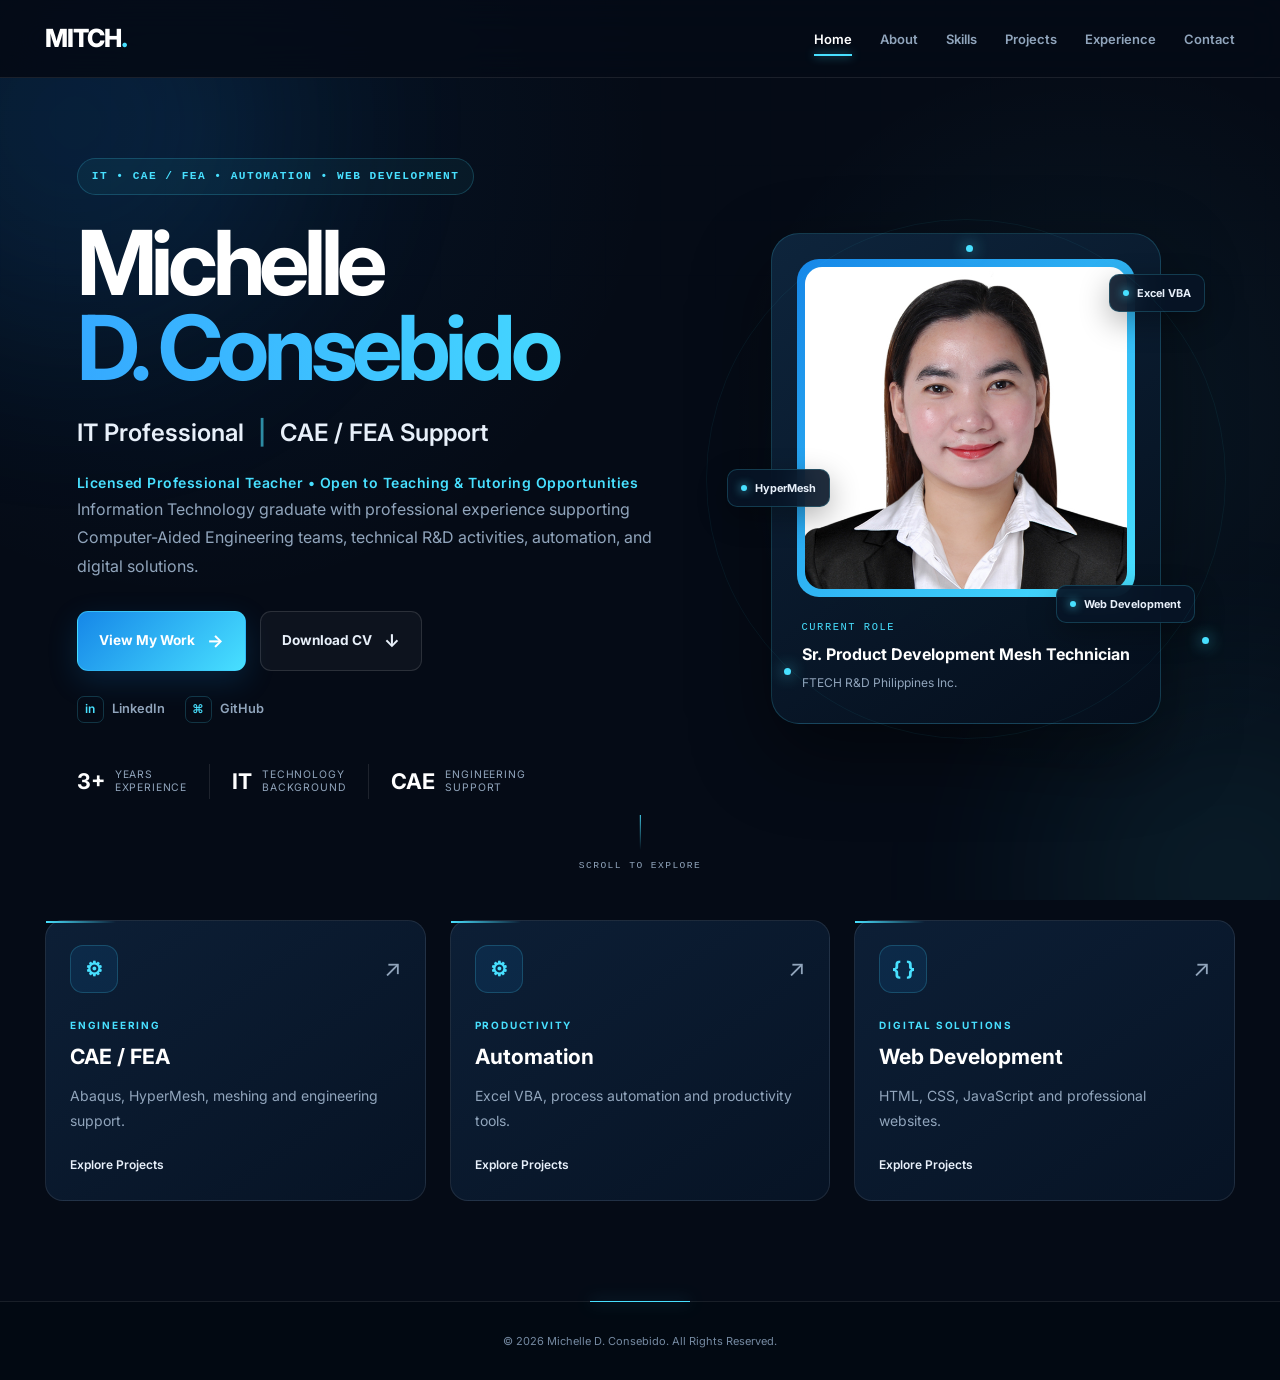
<file: index.html>
<!DOCTYPE html>
<html lang="en">

<head>
    <meta charset="UTF-8">
    <meta name="viewport" content="width=device-width, initial-scale=1.0">

    <title>Mitch | Professional Portfolio</title>

    <link rel="stylesheet" href="css/style.css">
</head>

<body>

    <!-- NAVIGATION -->
    <header>
        <nav class="navbar">

            <div class="logo">
                MITCH<span>.</span>
            </div>

            <ul class="nav-links">
                <li><a href="index.html" class="active">Home</a></li>
                <li><a href="about.html">About</a></li>
		<li><a href="skills.html">Skills</a></li>
                <li><a href="projects.html">Projects</a></li>
                <li><a href="experience.html">Experience</a></li>
                <li><a href="contact.html">Contact</a></li>
            </ul>

        </nav>
    </header>


   <!-- HERO SECTION -->
<main>

    <section class="hero">

        <!-- BACKGROUND GLOW -->
        <div class="hero-glow hero-glow-one"></div>
        <div class="hero-glow hero-glow-two"></div>


        <div class="hero-content">


            <!-- =========================================
                 LEFT SIDE
            ========================================== -->

            <div class="hero-text">


                <!-- SMALL INTRO LABEL -->
                <span class="hero-eyebrow">
                    IT • CAE / FEA • AUTOMATION • WEB DEVELOPMENT
                </span>


                <!-- NAME -->
                <h1>
                    Michelle
                    <span>D. Consebido</span>
                </h1>


                <!-- PROFESSIONAL TITLE -->
                <h2>
                    IT Professional
                    <span class="hero-divider">|</span>
                    CAE / FEA Support
                </h2>

		<p class="hero-credentials">
    		Licensed Professional Teacher • Open to Teaching & Tutoring 		Opportunities
		</p>


                <!-- DESCRIPTION -->
                <p class="hero-description">

                    Information Technology graduate with professional
                    experience supporting Computer-Aided Engineering teams,
                    technical R&D activities, automation, and digital
                    solutions.

                </p>


                <!-- =====================================
                     BUTTONS
                ====================================== -->

                <div class="hero-buttons">

                    <a href="projects.html"
                       class="btn primary-btn">

                        View My Work

                        <span>→</span>

                    </a>


                    <a href="files/Michelle-Consebido-CV.pdf"
                       class="btn secondary-btn"
                       target="_blank">

                        Download CV

                        <span>↓</span>

                    </a>

                </div>


                <!-- =====================================
                     SOCIAL LINKS
                ====================================== -->

                <div class="hero-socials">

                    <a href="https://www.linkedin.com/in/michelle-consebido-794514326"
                       target="_blank"
                       rel="noopener noreferrer"
                       class="hero-social">

                        <span>in</span>

                        LinkedIn

                    </a>


                    <a href="https://github.com/mitchii98"
                       target="_blank"
                       rel="noopener noreferrer"
                       class="hero-social">

                        <span>⌘</span>

                        GitHub

                    </a>

                </div>


                <!-- =====================================
                     QUICK STATS
                ====================================== -->

                <div class="hero-stats">


                    <div class="hero-stat">

                        <strong>3+</strong>

                        <span>
                            Years<br>
                            Experience
                        </span>

                    </div>


                    <div class="stat-line"></div>


                    <div class="hero-stat">

                        <strong>IT</strong>

                        <span>
                            Technology<br>
                            Background
                        </span>

                    </div>


                    <div class="stat-line"></div>


                    <div class="hero-stat">

                        <strong>CAE</strong>

                        <span>
                            Engineering<br>
                            Support
                        </span>

                    </div>


                </div>

            </div>


            <!-- =========================================
                 RIGHT SIDE
            ========================================== -->

            <div class="hero-visual">


                <!-- PROFILE CARD -->

                <div class="profile-card">


                    <div class="profile-glow"></div>


                    <!-- PROFILE PHOTO -->

                    <div class="profile-image-wrapper">

                        <img
                            src="images/profile.JPG"
                            alt="Michelle D. Consebido"
                            class="profile-image">

                    </div>


                    <!-- =================================
                         FLOATING SKILL BADGES
                    ================================== -->

                    <div class="floating-badge badge-one">

                        <span class="badge-dot"></span>

                        Excel VBA

                    </div>


                    <div class="floating-badge badge-two">

                        <span class="badge-dot"></span>

                        HyperMesh

                    </div>


                    <div class="floating-badge badge-three">

                        <span class="badge-dot"></span>

                        Web Development

                    </div>


                    <!-- =================================
                         CURRENT ROLE
                    ================================== -->

                    <div class="profile-info">

                        <span>
                            CURRENT ROLE
                        </span>

                        <strong>
                            Sr. Product Development
                            Mesh Technician
                        </strong>

                        <small>
                            FTECH R&D Philippines Inc.
                        </small>

                    </div>


                </div>


                <!-- DECORATIVE ORBIT -->

                <div class="tech-orbit">

                    <span class="orbit-dot orbit-dot-one"></span>

                    <span class="orbit-dot orbit-dot-two"></span>

                    <span class="orbit-dot orbit-dot-three"></span>

                </div>


            </div>


        </div>


        <!-- =============================================
             SCROLL INDICATOR
        ============================================== -->

        <div class="hero-scroll">

            <span class="scroll-line"></span>

            <span>
                SCROLL TO EXPLORE
            </span>

        </div>


    </section>


    
<!-- QUICK INTRO -->
<section class="quick-intro">

    <!-- CAE / FEA CARD -->
    <a href="projects.html#cae-fea" class="intro-card">

        <div class="intro-card-top">
            <div class="intro-icon">
                <span>⚙</span>
            </div>

            <span class="intro-arrow">↗</span>
        </div>

        <span class="intro-label">ENGINEERING</span>

        <h3>CAE / FEA</h3>

        <p>
            Abaqus, HyperMesh, meshing and engineering support.
        </p>

        <span class="intro-link">Explore Projects</span>

    </a>


    <!-- AUTOMATION CARD -->
    <a href="projects.html#automation" class="intro-card">

        <div class="intro-card-top">
            <div class="intro-icon">
                <span>⚙</span>
            </div>

            <span class="intro-arrow">↗</span>
        </div>

        <span class="intro-label">PRODUCTIVITY</span>

        <h3>Automation</h3>

        <p>
            Excel VBA, process automation and productivity tools.
        </p>

        <span class="intro-link">Explore Projects</span>

    </a>


    <!-- WEB DEVELOPMENT CARD -->
    <a href="projects.html#web-development" class="intro-card">

        <div class="intro-card-top">
            <div class="intro-icon">
                <span>{ }</span>
            </div>

            <span class="intro-arrow">↗</span>
        </div>

        <span class="intro-label">DIGITAL SOLUTIONS</span>

        <h3>Web Development</h3>

        <p>
            HTML, CSS, JavaScript and professional websites.
        </p>

        <span class="intro-link">Explore Projects</span>

    </a>

</section>

    </main>


    <!-- FOOTER -->
    <footer>

        <p>
            © 2026 Michelle D. Consebido. All Rights Reserved.
        </p>

    </footer>


    <script src="js/script.js"></script>

</body>

</html>
</file>
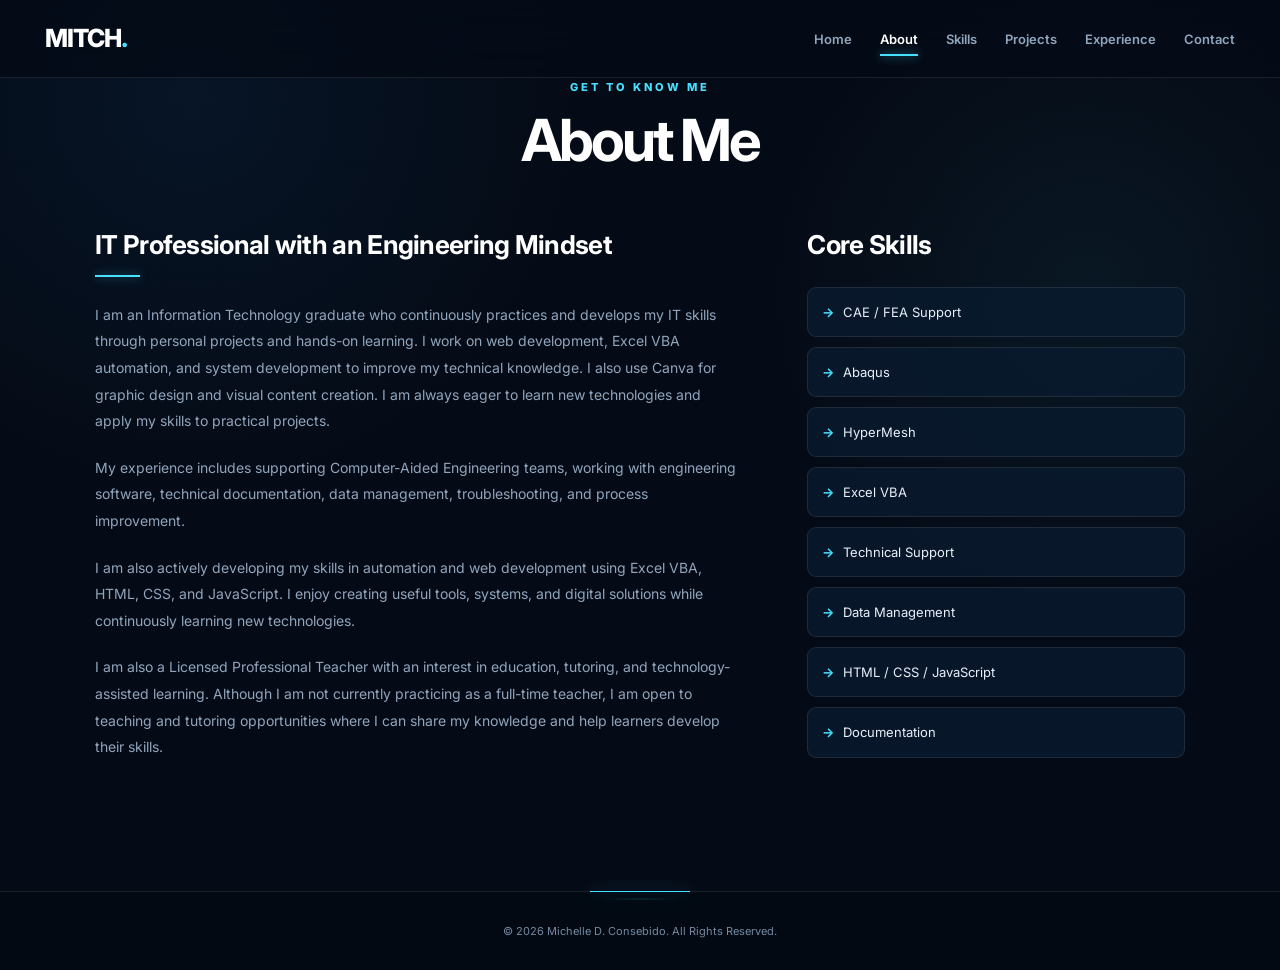
<file: about.html>
<!DOCTYPE html>
<html lang="en">

<head>

    <meta charset="UTF-8">
    <meta name="viewport" content="width=device-width, initial-scale=1.0">

    <title>About | Mitch</title>

    <link rel="stylesheet" href="css/style.css">

</head>

<body>

    <!-- NAVIGATION -->

    <header>

        <nav class="navbar">

            <div class="logo">
                MITCH<span>.</span>
            </div>

            <ul class="nav-links">

                <li>
                    <a href="index.html">Home</a>
                </li>

                <li>
                    <a href="about.html" class="active">About</a>
                </li>

		<li>
    		    <a href="skills.html">Skills</a>
		</li>

                <li>
                    <a href="projects.html">Projects</a>
                </li>

                <li>
                    <a href="experience.html">Experience</a>
                </li>

                <li>
                    <a href="contact.html">Contact</a>
                </li>

            </ul>

        </nav>

    </header>


    <!-- ABOUT -->

    <main>

        <section class="page-header">

            <p>GET TO KNOW ME</p>

            <h1>About Me</h1>

        </section>


        <section class="about-section">

            <div class="about-content">

                <h2>
                    IT Professional with an Engineering Mindset
                </h2>

                <p>
    I am an Information Technology graduate who continuously
    practices and develops my IT skills through personal projects
    and hands-on learning. I work on web development, Excel VBA
    automation, and system development to improve my technical
    knowledge. I also use Canva for graphic design and visual
    content creation. I am always eager to learn new technologies
    and apply my skills to practical projects.
</p>

<p>
    My experience includes supporting Computer-Aided
    Engineering teams, working with engineering software, technical
    documentation, data management, troubleshooting, and process
    improvement.
</p>

<p>
    I am also actively developing my skills in automation and web
    development using Excel VBA, HTML, CSS, and JavaScript. I enjoy
    creating useful tools, systems, and digital solutions while
    continuously learning new technologies.
</p>

<p>
    I am also a Licensed Professional Teacher with an interest in education,
    tutoring, and technology-assisted learning. Although I am not currently
    practicing as a full-time teacher, I am open to teaching and tutoring
    opportunities where I can share my knowledge and help learners develop
    their skills.
</p>

            </div>


            <div class="about-skills">

                <h2>Core Skills</h2>

                <ul>

                    <li>CAE / FEA Support</li>
                    <li>Abaqus</li>
                    <li>HyperMesh</li>
                    <li>Excel VBA</li>
                    <li>Technical Support</li>
                    <li>Data Management</li>
                    <li>HTML / CSS / JavaScript</li>
                    <li>Documentation</li>

                </ul>

            </div>

        </section>

    </main>


    <footer>

        <p>
            © 2026 Michelle D. Consebido. All Rights Reserved.
        </p>

    </footer>


    <script src="js/script.js"></script>

</body>

</html>
</file>
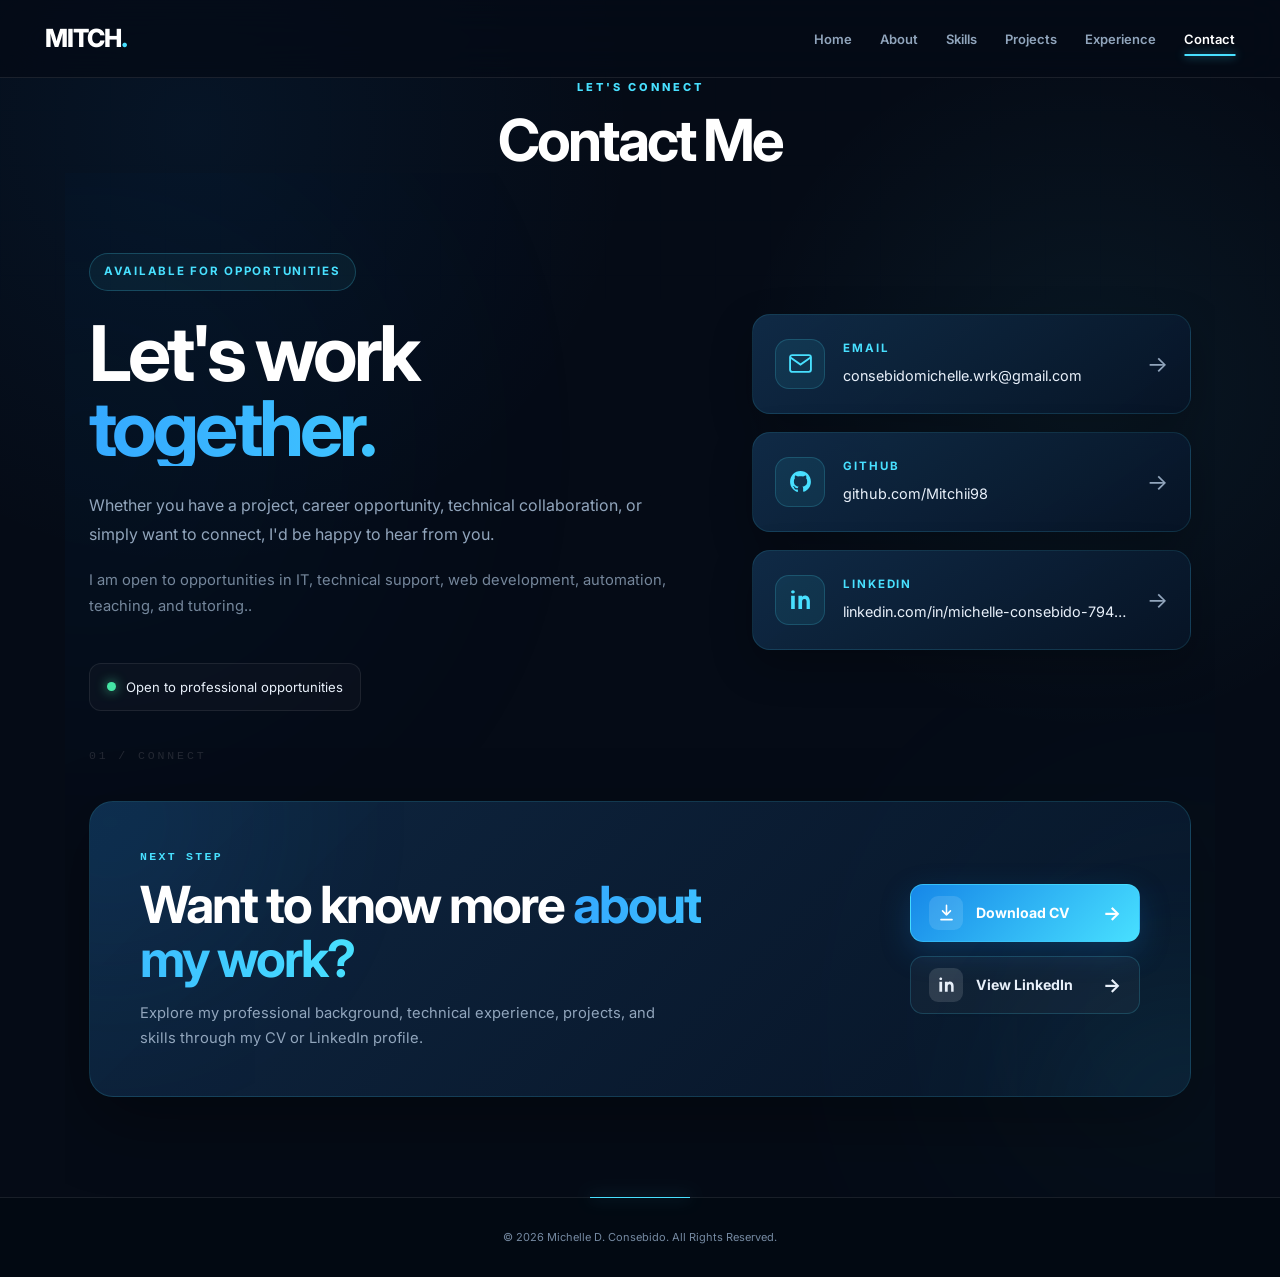
<file: contact.html>
<!DOCTYPE html>
<html lang="en">

<head>

    <meta charset="UTF-8">
    <meta name="viewport" content="width=device-width, initial-scale=1.0">

    <title>Contact | Mitch</title>

    <link rel="stylesheet" href="css/style.css">

</head>

<body>

    <header>

        <nav class="navbar">

            <div class="logo">
                MITCH<span>.</span>
            </div>

            <ul class="nav-links">

                <li><a href="index.html">Home</a></li>

                <li><a href="about.html">About</a></li>
	
		<li><a href="skills.html">Skills</a></li>

                <li><a href="projects.html">Projects</a></li>

                <li><a href="experience.html">Experience</a></li>

                <li>
                    <a href="contact.html" class="active">
                        Contact
                    </a>
                </li>

            </ul>

        </nav>

    </header>


    <main>

        <section class="page-header">

            <p>LET'S CONNECT</p>

            <h1>Contact Me</h1>

        </section>


        <section class="contact-section">

    <div class="contact-layout">

        <!-- LEFT SIDE -->
        <div class="contact-intro">

            <span class="contact-badge">
                AVAILABLE FOR OPPORTUNITIES
            </span>

            <h2>
                Let's work
                <span>together.</span>
            </h2>

            <p>
                Whether you have a project, career opportunity,
                technical collaboration, or simply want to connect,
                I'd be happy to hear from you.
            </p>

            <p class="contact-note">
                 I am open to opportunities in IT, technical support, web development,
    automation, teaching, and tutoring..
            </p>


            <div class="contact-status">

                <span class="status-dot"></span>

                <span>
                    Open to professional opportunities
                </span>

            </div>

        </div>


        <!-- RIGHT SIDE -->
        <div class="contact-info">


            <!-- EMAIL -->
            <a href="mailto:consebidomichelle.wrk@gmail.com"
               class="contact-card">

                <div class="contact-icon">

                    <svg viewBox="0 0 24 24"
                         aria-hidden="true">

                        <path
                            d="M4 4h16c1.1 0 2 .9 2 2v12
                               c0 1.1-.9 2-2 2H4
                               c-1.1 0-2-.9-2-2V6
                               c0-1.1.9-2 2-2z"
                            fill="none"
                            stroke="currentColor"
                            stroke-width="1.8"/>

                        <polyline
                            points="22,6 12,13 2,6"
                            fill="none"
                            stroke="currentColor"
                            stroke-width="1.8"/>

                    </svg>

                </div>


                <div class="contact-details">

                    <span class="contact-label">
                        EMAIL
                    </span>

                    <span class="contact-value">
                        consebidomichelle.wrk@gmail.com
                    </span>

                </div>


                <span class="contact-arrow">
                    →
                </span>

            </a>


            <!-- GITHUB -->
            <a href="https://github.com/Mitchii98"
               target="_blank"
               rel="noopener noreferrer"
               class="contact-card">

                <div class="contact-icon">

                    <svg viewBox="0 0 24 24"
                         aria-hidden="true">

                        <path
                            d="M12 2C6.48 2 2 6.58 2 12.24
                               c0 4.53 2.87 8.37 6.84 9.73
                               .5.1.68-.22.68-.48
                               0-.24-.01-1.04-.01-1.89
                               -2.78.62-3.37-1.22-3.37-1.22
                               -.46-1.2-1.11-1.52-1.11-1.52
                               -.91-.64.07-.63.07-.63
                               1 .07 1.53 1.05 1.53 1.05
                               .9 1.58 2.36 1.12 2.94.86
                               .09-.67.35-1.12.64-1.38
                               -2.22-.26-4.56-1.14-4.56-5.07
                               0-1.12.39-2.03 1.03-2.75
                               -.1-.26-.45-1.3.1-2.7
                               0 0 .84-.28 2.75 1.05
                               .8-.23 1.66-.35 2.51-.35
                               .85 0 1.71.12 2.51.35
                               1.91-1.33 2.75-1.05 2.75-1.05
                               .55 1.4.2 2.44.1 2.7
                               .64.72 1.03 1.63 1.03 2.75
                               0 3.94-2.34 4.8-4.57 5.06
                               .36.32.68.94.68 1.9
                               0 1.37-.01 2.47-.01 2.8
                               0 .27.18.59.69.49
                               C19.13 20.61 22 16.77 22 12.24
                               22 6.58 17.52 2 12 2z"
                            fill="currentColor"/>

                    </svg>

                </div>


                <div class="contact-details">

                    <span class="contact-label">
                        GITHUB
                    </span>

                    <span class="contact-value">
                        github.com/Mitchii98
                    </span>

                </div>


                <span class="contact-arrow">
                    →
                </span>

            </a>


            <!-- LINKEDIN -->
            <a href="https://www.linkedin.com/in/michelle-consebido-794514326"
               target="_blank"
               rel="noopener noreferrer"
               class="contact-card">

                <div class="contact-icon">

                    <svg viewBox="0 0 24 24"
                         aria-hidden="true">

                        <path
                            d="M6.5 8.5H3V21h3.5V8.5z
                               M4.75 3C3.65 3 3 3.73 3 4.64
                               c0 .91.65 1.64 1.75 1.64
                               S6.5 5.55 6.5 4.64
                               C6.5 3.73 5.85 3 4.75 3z
                               M21 13.85C21 10.1 19.02 8.1 16.27 8.1
                               c-1.63 0-2.36.9-2.77 1.53
                               V8.5H10V21h3.5v-6.18
                               c0-1.63.31-3.2 2.33-3.2
                               1.99 0 2.02 1.86 2.02 3.3
                               V21H21v-7.15z"
                            fill="currentColor"/>

                    </svg>

                </div>


                <div class="contact-details">

                    <span class="contact-label">
                        LINKEDIN
                    </span>

                    <span class="contact-value">
                        linkedin.com/in/michelle-consebido-794514326
                    </span>

                </div>


                <span class="contact-arrow">
                    →
                </span>

            </a>

                </div>

    </div>


    <!-- =====================================================
         CONTACT CTA
    ====================================================== -->

    <div class="contact-cta">

        <div class="cta-content">

            <span class="cta-label">
                NEXT STEP
            </span>

            <h2>
                Want to know more
                <span>about my work?</span>
            </h2>

            <p>
                Explore my professional background, technical experience,
                projects, and skills through my CV or LinkedIn profile.
            </p>

        </div>


        <div class="cta-buttons">

            <!-- DOWNLOAD CV -->
            <a href="files/Michelle-Consebido-CV.pdf"
               class="cta-btn cta-primary"
               target="_blank">

                <span class="cta-btn-icon">

                    <svg viewBox="0 0 24 24" aria-hidden="true">

                        <path
                            d="M12 3v12
                               M7 10l5 5 5-5
                               M5 21h14"
                            fill="none"
                            stroke="currentColor"
                            stroke-width="2"
                            stroke-linecap="round"
                            stroke-linejoin="round"/>

                    </svg>

                </span>

                <span>
                    Download CV
                </span>

                <span class="cta-arrow">
                    →
                </span>

            </a>


            <!-- LINKEDIN -->
            <a href="https://www.linkedin.com/in/michelle-consebido-794514326"
               class="cta-btn cta-secondary"
               target="_blank"
               rel="noopener noreferrer">

                <span class="cta-btn-icon">

                    <svg viewBox="0 0 24 24" aria-hidden="true">

                        <path
                            d="M6.5 8.5H3V21h3.5V8.5z
                               M4.75 3C3.65 3 3 3.73 3 4.64
                               c0 .91.65 1.64 1.75 1.64
                               S6.5 5.55 6.5 4.64
                               C6.5 3.73 5.85 3 4.75 3z
                               M21 13.85C21 10.1 19.02 8.1 16.27 8.1
                               c-1.63 0-2.36.9-2.77 1.53
                               V8.5H10V21h3.5v-6.18
                               c0-1.63.31-3.2 2.33-3.2
                               1.99 0 2.02 1.86 2.02 3.3
                               V21H21v-7.15z"
                            fill="currentColor"/>

                    </svg>

                </span>

                <span>
                    View LinkedIn
                </span>

                <span class="cta-arrow">
                    →
                </span>

            </a>

        </div>

    </div>


</section>
    </main>


    <footer>

        <p>
            © 2026 Michelle D. Consebido. All Rights Reserved.
        </p>

    </footer>


    <script src="js/script.js"></script>

</body>

</html>
</file>
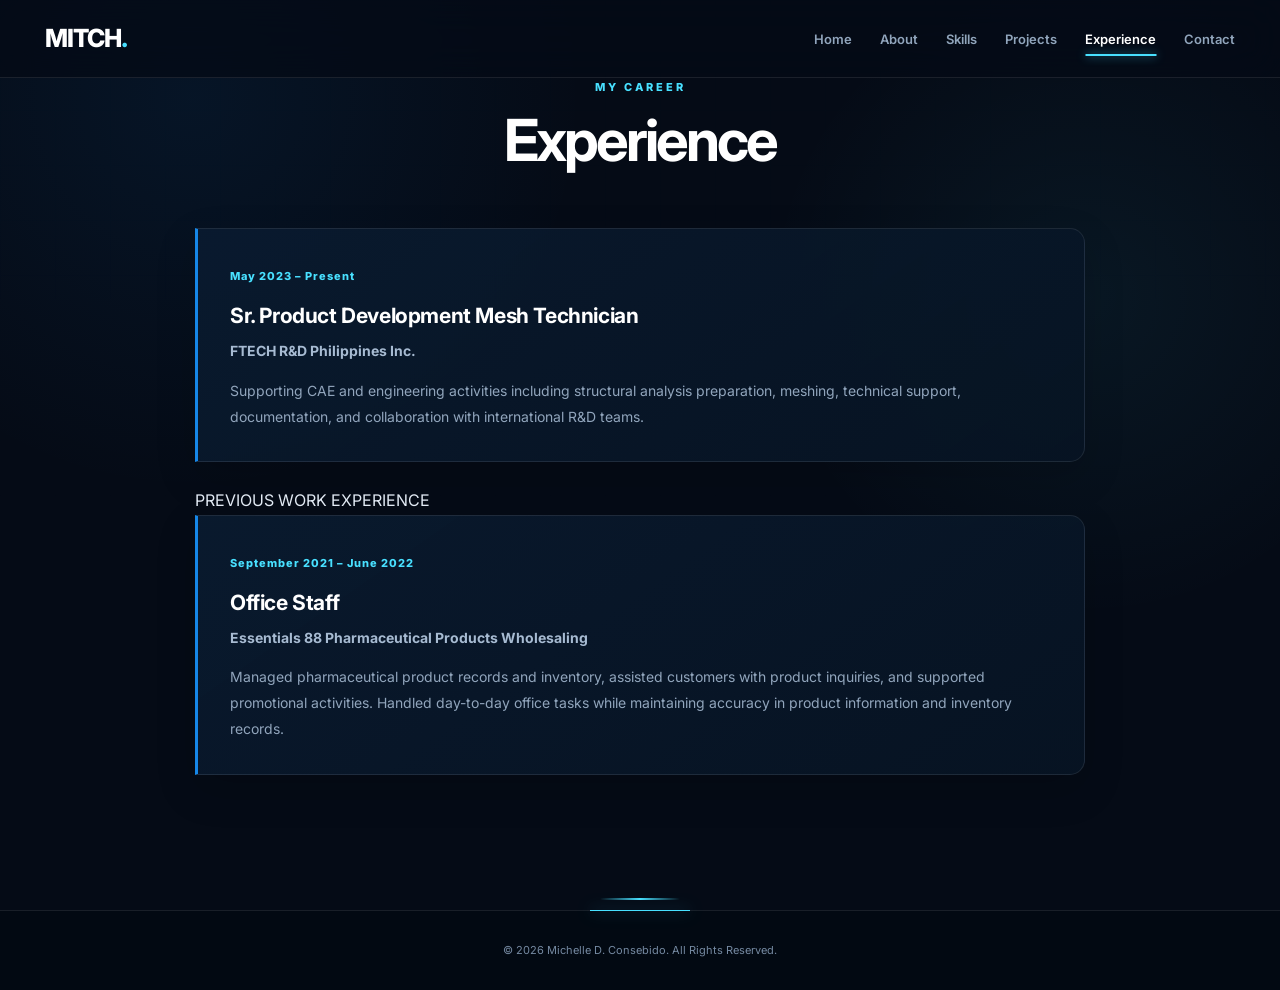
<file: experience.html>
<!DOCTYPE html>
<html lang="en">

<head>

    <meta charset="UTF-8">
    <meta name="viewport" content="width=device-width, initial-scale=1.0">

    <title>Experience | Mitch</title>

    <link rel="stylesheet" href="css/style.css">

</head>

<body>

    <header>

        <nav class="navbar">

            <div class="logo">
                MITCH<span>.</span>
            </div>

            <ul class="nav-links">

                <li><a href="index.html">Home</a></li>

                <li><a href="about.html">About</a></li>

		<li><a href="skills.html">Skills</a></li>

                <li><a href="projects.html">Projects</a></li>

                <li>
                    <a href="experience.html" class="active">
                        Experience
                    </a>
                </li>

                <li><a href="contact.html">Contact</a></li>

            </ul>

        </nav>

    </header>


    <main>

        <section class="page-header">

            <p>MY CAREER</p>

            <h1>Experience</h1>

        </section>


        <section class="experience-section">

            <div class="experience-item">

                <span class="experience-date">
                    May 2023 – Present
                </span>

                <h2>
                    Sr. Product Development Mesh Technician
                </h2>

                <h3>
                    FTECH R&D Philippines Inc.
                </h3>

                <p>
                    Supporting CAE and engineering activities including
                    structural analysis preparation, meshing, technical
                    support, documentation, and collaboration with
                    international R&D teams.
                </p>

            </div>

	<div class="experience-subtitle">

    <span>PREVIOUS WORK EXPERIENCE</span>
</div>

<div class="experience-item">
    <span class="experience-date">September 2021 – June 2022</span>

    <h2>Office Staff</h2>

    <h3>Essentials 88 Pharmaceutical Products Wholesaling</h3>

    <p>
        Managed pharmaceutical product records and inventory, assisted customers
        with product inquiries, and supported promotional activities. Handled
        day-to-day office tasks while maintaining accuracy in product information
        and inventory records.
    </p>
</div>

        </section>

	

    </main>


    <footer>

        <p>
            © 2026 Michelle D. Consebido. All Rights Reserved.
        </p>

    </footer>


    <script src="js/script.js"></script>

</body>

</html>
</file>
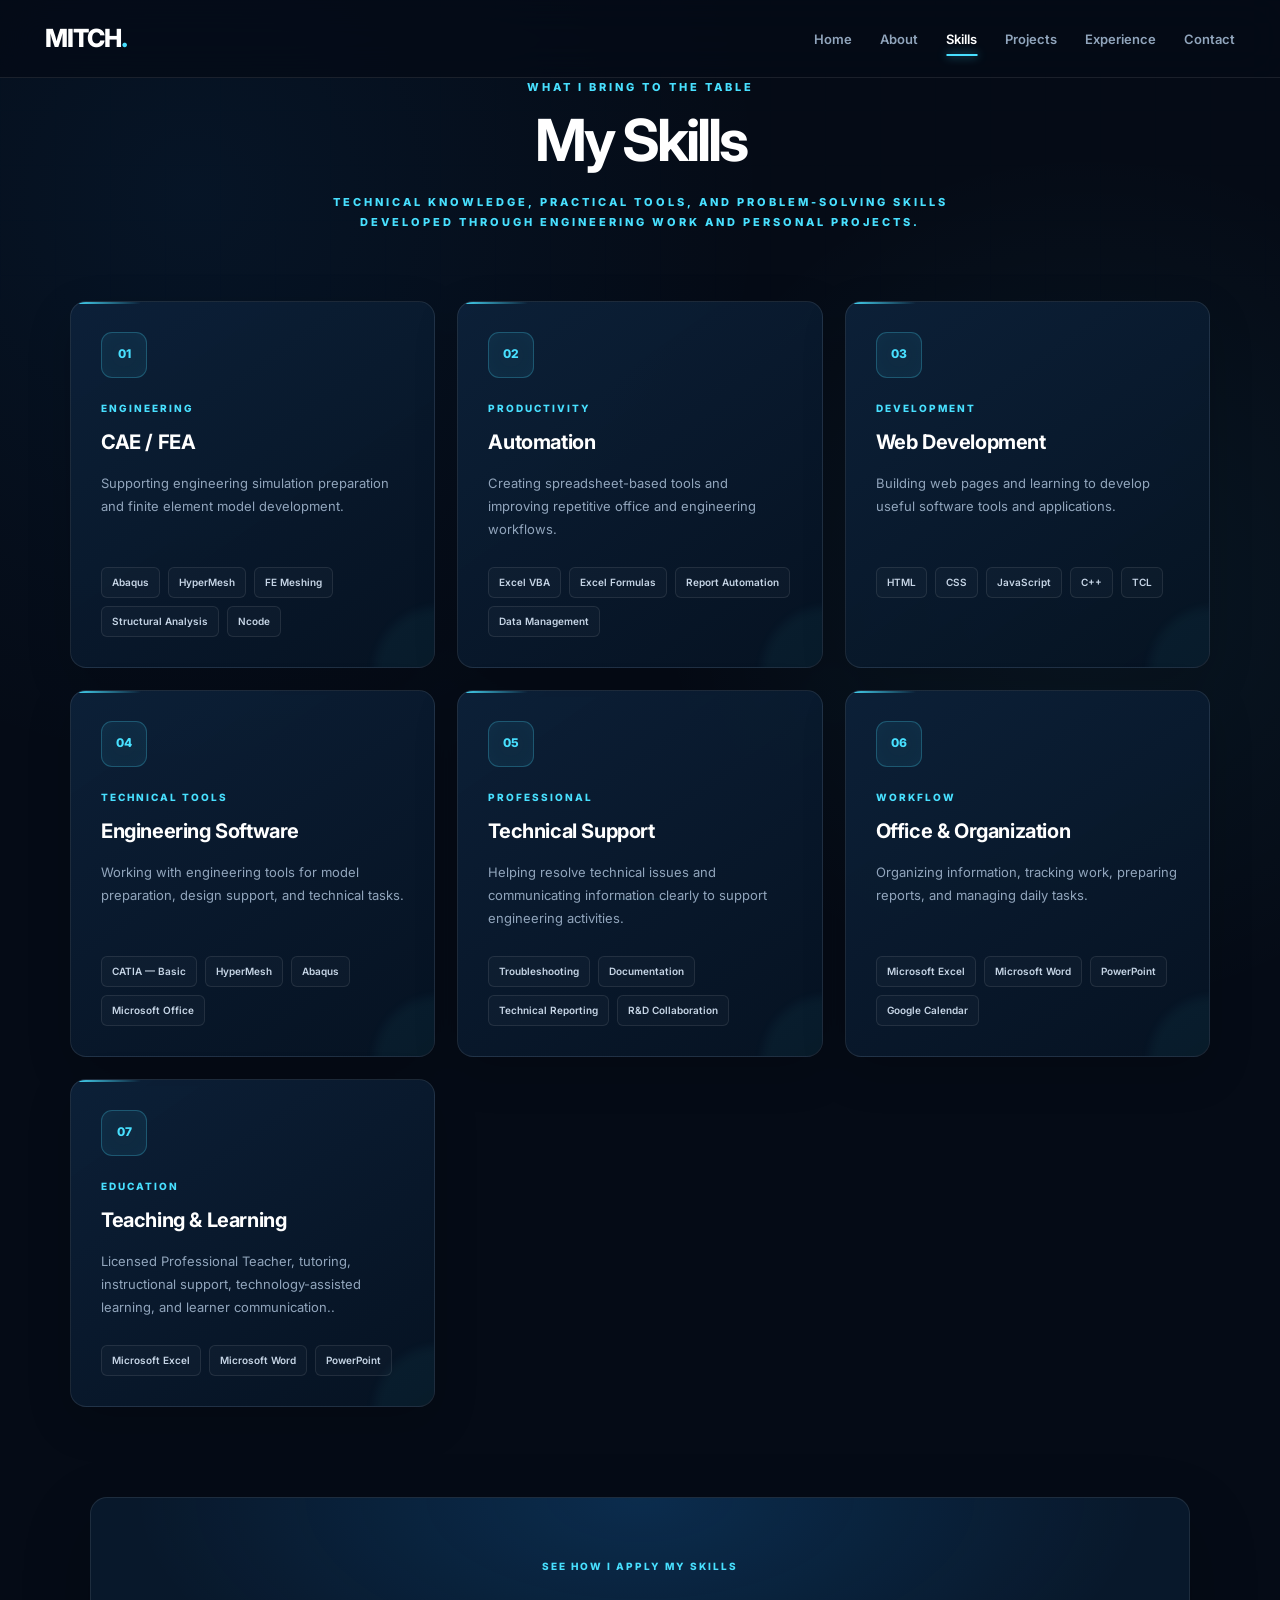
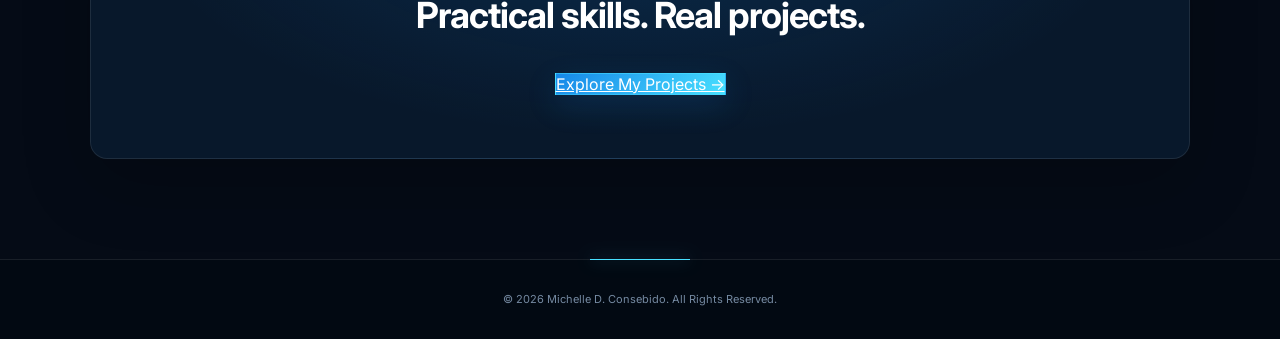
<file: skills.html>
<!DOCTYPE html>
<html lang="en">
<head>
    <meta charset="UTF-8">
    <meta name="viewport" content="width=device-width, initial-scale=1.0">

    <title>Skills | Mitch</title>
    <meta name="description"
          content="Michelle Consebido's technical, engineering, automation, and web development skills.">

    <link rel="stylesheet" href="css/style.css">
</head>

<body>

    <!-- NAVIGATION -->
    <header>
        <nav class="navbar">
            <a href="index.html" class="logo">
                MITCH<span>.</span>
            </a>

            <ul class="nav-links">
                <li><a href="index.html">Home</a></li>
                <li><a href="about.html">About</a></li>
                <li><a href="skills.html" class="active">Skills</a></li>
                <li><a href="projects.html">Projects</a></li>
                <li><a href="experience.html">Experience</a></li>
                <li><a href="contact.html">Contact</a></li>
            </ul>
        </nav>
    </header>

    <main>

        <!-- PAGE INTRODUCTION -->
        <section class="page-header">
            <p>WHAT I BRING TO THE TABLE</p>
            <h1>My Skills</h1>
            <p class="skills-intro">
                Technical knowledge, practical tools, and problem-solving
                skills developed through engineering work and personal projects.
            </p>
        </section>

        <!-- SKILLS GRID -->
        <section class="skills-section">

            <!-- CAE -->
            <article class="skill-card">
                <div class="skill-icon">01</div>
                <p class="skill-category">ENGINEERING</p>
                <h2>CAE / FEA</h2>
                <p class="skill-description">
                    Supporting engineering simulation preparation and
                    finite element model development.
                </p>

                <div class="skill-tags">
                    <span>Abaqus</span>
                    <span>HyperMesh</span>
                    <span>FE Meshing</span>
                    <span>Structural Analysis</span>
                    <span>Ncode</span>
                </div>
            </article>

            <!-- AUTOMATION -->
            <article class="skill-card">
                <div class="skill-icon">02</div>
                <p class="skill-category">PRODUCTIVITY</p>
                <h2>Automation</h2>
                <p class="skill-description">
                    Creating spreadsheet-based tools and improving
                    repetitive office and engineering workflows.
                </p>

                <div class="skill-tags">
                    <span>Excel VBA</span>
                    <span>Excel Formulas</span>
                    <span>Report Automation</span>
                    <span>Data Management</span>
                </div>
            </article>

            <!-- PROGRAMMING -->
            <article class="skill-card">
                <div class="skill-icon">03</div>
                <p class="skill-category">DEVELOPMENT</p>
                <h2>Web Development</h2>
                <p class="skill-description">
                    Building web pages and learning to develop useful
                    software tools and applications.
                </p>

                <div class="skill-tags">
                    <span>HTML</span>
                    <span>CSS</span>
                    <span>JavaScript</span>
                    <span>C++</span>
                    <span>TCL</span>
                </div>
            </article>

            <!-- ENGINEERING SOFTWARE -->
            <article class="skill-card">
                <div class="skill-icon">04</div>
                <p class="skill-category">TECHNICAL TOOLS</p>
                <h2>Engineering Software</h2>
                <p class="skill-description">
                    Working with engineering tools for model preparation,
                    design support, and technical tasks.
                </p>

                <div class="skill-tags">
                    <span>CATIA — Basic</span>
                    <span>HyperMesh</span>
                    <span>Abaqus</span>
                    <span>Microsoft Office</span>
                </div>
            </article>

            <!-- SUPPORT -->
            <article class="skill-card">
                <div class="skill-icon">05</div>
                <p class="skill-category">PROFESSIONAL</p>
                <h2>Technical Support</h2>
                <p class="skill-description">
                    Helping resolve technical issues and communicating
                    information clearly to support engineering activities.
                </p>

                <div class="skill-tags">
                    <span>Troubleshooting</span>
                    <span>Documentation</span>
                    <span>Technical Reporting</span>
                    <span>R&D Collaboration</span>
                </div>
            </article>

            <!-- OFFICE TOOLS -->
            <article class="skill-card">
                <div class="skill-icon">06</div>
                <p class="skill-category">WORKFLOW</p>
                <h2>Office & Organization</h2>
                <p class="skill-description">
                    Organizing information, tracking work, preparing
                    reports, and managing daily tasks.
                </p>

                <div class="skill-tags">
                    <span>Microsoft Excel</span>
                    <span>Microsoft Word</span>
                    <span>PowerPoint</span>
                    <span>Google Calendar</span>
                </div>
            </article>

	    <!-- OFFICE TOOLS -->
            <article class="skill-card">
                <div class="skill-icon">07</div>
                <p class="skill-category">EDUCATION</p>
                <h2>Teaching & Learning</h2>
                <p class="skill-description">
                    Licensed Professional Teacher, tutoring, instructional support, technology-assisted learning, and learner communication..
                </p>

                <div class="skill-tags">
                    <span>Microsoft Excel</span>
                    <span>Microsoft Word</span>
                    <span>PowerPoint</span>
                </div>
            </article>
        </section>

        <!-- CTA -->
        <section class="skills-cta">
            <p>SEE HOW I APPLY MY SKILLS</p>
            <h2>Practical skills. Real projects.</h2>
            <a href="projects.html" class="btn primary-btn">
                Explore My Projects →
            </a>
        </section>

    </main>

    <footer>
        <p>© 2026 Michelle D. Consebido. All Rights Reserved.</p>
    </footer>

    <script src="js/script.js"></script>
</body>
</html>
</file>
<file: css/style.css>
/* =========================================================
   MITCH PROFESSIONAL PORTFOLIO
   MODERN TECH / ENGINEERING DESIGN
========================================================= */

@import url('https://fonts.googleapis.com/css2?family=Inter:wght@400;500;600;700;800&display=swap');


/* =========================================================
   RESET
========================================================= */

* {
    margin: 0;
    padding: 0;
    box-sizing: border-box;
}

:root {

    /* Main Colors */
    --navy: #050b16;
    --navy-2: #071426;
    --navy-3: #0b1b30;

    --blue: #1687e8;
    --blue-light: #35a9ff;

    --cyan: #48e0ff;

    --white: #ffffff;
    --text: #e8f0fa;
    --muted: #91a5bc;

    /* Borders */
    --border: rgba(255, 255, 255, 0.09);
    --border-light: rgba(72, 224, 255, 0.22);

    /* Cards */
    --card: rgba(10, 27, 48, 0.82);

    /* Shadows */
    --shadow: 0 20px 60px rgba(0, 0, 0, 0.35);
}

html {
    scroll-behavior: smooth;
}

body {

    font-family: 'Inter', sans-serif;

    background:
        radial-gradient(
            circle at 15% 10%,
            rgba(22, 135, 232, 0.08),
            transparent 28%
        ),
        radial-gradient(
            circle at 85% 30%,
            rgba(72, 224, 255, 0.06),
            transparent 25%
        ),
        var(--navy);

    color: var(--text);

    line-height: 1.7;

    overflow-x: hidden;
}


/* =========================================================
   TECHNICAL GRID BACKGROUND
========================================================= */

body::before {

    content: "";

    position: fixed;

    inset: 0;

    pointer-events: none;

    opacity: 0.18;

    background-image:
        linear-gradient(
            rgba(72, 224, 255, 0.035) 1px,
            transparent 1px
        ),
        linear-gradient(
            90deg,
            rgba(72, 224, 255, 0.035) 1px,
            transparent 1px
        );

    background-size: 55px 55px;

    mask-image: linear-gradient(
        to bottom,
        black,
        transparent 85%
    );

    z-index: -1;
}


a {
    color: inherit;
}

img {
    max-width: 100%;
    display: block;
}

::selection {
    background: var(--cyan);
    color: var(--navy);
}


/* =========================================================
   NAVIGATION
========================================================= */

header {

    position: sticky;

    top: 0;

    z-index: 1000;

    background: rgba(5, 11, 22, 0.78);

    backdrop-filter: blur(20px);

    -webkit-backdrop-filter: blur(20px);

    border-bottom: 1px solid var(--border);
}

.navbar {

    max-width: 1250px;

    margin: auto;

    padding: 17px 30px;

    display: flex;

    align-items: center;

    justify-content: space-between;

    gap: 30px;
}


/* LOGO */

.logo {

    position: relative;

    font-size: 25px;

    font-weight: 800;

    letter-spacing: -1px;

    color: var(--white);

    text-decoration: none;
}

.logo span {
    color: var(--cyan);
}


/* NAV LINKS */

.nav-links {

    list-style: none;

    display: flex;

    align-items: center;

    gap: 28px;
}

.nav-links a {

    position: relative;

    text-decoration: none;

    color: var(--muted);

    font-size: 13px;

    font-weight: 600;

    transition:
        color 0.3s ease,
        transform 0.3s ease;
}

.nav-links a::after {

    content: "";

    position: absolute;

    left: 50%;

    bottom: -9px;

    width: 0;

    height: 2px;

    transform: translateX(-50%);

    background: var(--cyan);

    box-shadow: 0 0 10px rgba(72, 224, 255, 0.7);

    transition: width 0.3s ease;
}

.nav-links a:hover,
.nav-links a.active {

    color: var(--white);
}

.nav-links a:hover::after,
.nav-links a.active::after {

    width: 100%;
}


/* =========================================================
   QUICK INTRO - PREMIUM CARDS
========================================================= */

.quick-intro {
    width: 100%;
    max-width: 1250px;
    margin: 0 auto;
    padding: 20px 30px 100px;

    display: grid;
    grid-template-columns: repeat(3, minmax(0, 1fr));
    gap: 24px;
}

.intro-card {
    position: relative;
    display: flex;
    flex-direction: column;
    align-items: flex-start;

    min-width: 0;
    min-height: 250px;
    padding: 28px;

    text-decoration: none;
    color: var(--text);

    background: linear-gradient(
        145deg,
        rgba(13, 32, 56, 0.96),
        rgba(7, 20, 38, 0.96)
    );

    border: 1px solid var(--border);
    border-radius: 18px;

    transition:
        transform 0.3s ease,
        border-color 0.3s ease,
        box-shadow 0.3s ease;
}

.intro-card::before {
    content: "";
    position: absolute;
    top: 0;
    left: 0;

    width: 70px;
    height: 2px;

    background: linear-gradient(
        90deg,
        var(--cyan),
        transparent
    );
}

.intro-card:hover {
    transform: translateY(-7px);
    border-color: var(--border-light);

    box-shadow:
        0 15px 40px rgba(0, 0, 0, 0.25),
        0 0 22px rgba(72, 224, 255, 0.07);
}

.intro-card:focus-visible {
    outline: 2px solid var(--cyan);
    outline-offset: 4px;
}

.intro-card-top {
    width: 100%;
    display: flex;
    align-items: center;
    justify-content: space-between;
    margin-bottom: 24px;
}

.intro-icon {
    width: 48px;
    height: 48px;

    display: flex;
    align-items: center;
    justify-content: center;

    color: var(--cyan);
    background: rgba(20, 125, 206, 0.13);
    border: 1px solid rgba(72, 224, 255, 0.2);
    border-radius: 13px;

    font-size: 20px;
    font-weight: 700;
}

.intro-arrow {
    color: var(--muted);
    font-size: 23px;
    transition: color 0.3s ease, transform 0.3s ease;
}

.intro-card:hover .intro-arrow {
    color: var(--cyan);
    transform: translate(3px, -3px);
}

.intro-label {
    margin-bottom: 9px;
    color: var(--cyan);
    font-size: 10px;
    font-weight: 700;
    letter-spacing: 1.8px;
}

.intro-card h3 {
    margin: 0 0 12px;
    color: var(--white);
    font-size: 21px;
    line-height: 1.35;
}

.intro-card p {
    margin: 0 0 22px;
    color: var(--muted);
    font-size: 14px;
    line-height: 1.8;
}

.intro-link {
    margin-top: auto;
    color: var(--text);
    font-size: 12px;
    font-weight: 600;
    transition: color 0.3s ease;
}

.intro-card:hover .intro-link {
    color: var(--cyan);
}

/* Keep project cards separate */
.project-card {
    position: relative;
    overflow: hidden;

    background: linear-gradient(
        145deg,
        rgba(12, 31, 53, 0.9),
        rgba(7, 20, 35, 0.92)
    );

    border: 1px solid var(--border);
    border-radius: 16px;
    padding: 30px;

    box-shadow: 0 15px 45px rgba(0, 0, 0, 0.15);

    transition:
        transform 0.35s ease,
        border-color 0.35s ease,
        box-shadow 0.35s ease;
}

.project-card::before {
    content: "";
    position: absolute;
    left: 0;
    top: 0;
    width: 70px;
    height: 2px;

    background: linear-gradient(
        90deg,
        var(--cyan),
        transparent
    );
}

.project-card:hover {
    transform: translateY(-7px);
    border-color: var(--border-light);

    box-shadow:
        0 25px 55px rgba(0, 0, 0, 0.28),
        0 0 25px rgba(72, 224, 255, 0.04);
}

@media (max-width: 750px) {
    .quick-intro {

    grid-template-columns: 1fr;

    padding: 10px 22px 70px;

    gap: 18px;
}

    }

    .intro-card {
        min-height: 220px;
        padding: 24px;
    }
}

/* =========================================================
   INNER PAGE HEADERS
========================================================= */

.page-header {

    position: relative;

    text-align: center;

    padding: 110px 25px 65px;

    background:
        radial-gradient(
            ellipse at top,
            rgba(22, 135, 232, 0.15),
            transparent 65%
        );
}

.page-header::after {

    content: "";

    position: absolute;

    left: 50%;

    bottom: 0;

    width: 80px;

    height: 2px;

    transform: translateX(-50%);

    background:
        linear-gradient(
            90deg,
            transparent,
            var(--cyan),
            transparent
        );
}

.page-header p {

    color: var(--cyan);

    font-size: 11px;

    font-weight: 800;

    letter-spacing: 3px;

    margin-bottom: 13px;

    text-transform: uppercase;
}

.page-header h1 {

    color: var(--white);

    font-size: clamp(40px, 5vw, 58px);

    letter-spacing: -3px;

    line-height: 1.1;
}


/* =========================================================
   ABOUT PAGE
========================================================= */

.about-section {

    max-width: 1150px;

    margin: auto;

    padding: 55px 30px 110px;

    display: grid;

    grid-template-columns: 1.7fr 1fr;

    gap: 70px;
}

.about-content h2,
.about-skills h2 {

    color: var(--white);

    font-size: 26px;

    line-height: 1.3;

    margin-bottom: 25px;

    letter-spacing: -0.7px;
}

.about-content h2::after {

    content: "";

    display: block;

    width: 45px;

    height: 2px;

    margin-top: 13px;

    background: var(--cyan);

    box-shadow: 0 0 10px rgba(72, 224, 255, 0.5);
}

.about-content p {

    color: var(--muted);

    margin-bottom: 20px;

    font-size: 14px;

    line-height: 1.9;
}


/* ABOUT SKILLS */

.about-skills ul {

    list-style: none;
}

.about-skills li {

    position: relative;

    background:
        rgba(10, 27, 48, 0.75);

    border: 1px solid var(--border);

    border-radius: 9px;

    padding: 13px 16px 13px 35px;

    margin-bottom: 10px;

    color: var(--text);

    font-size: 13px;

    transition:
        border-color 0.3s ease,
        transform 0.3s ease,
        background 0.3s ease;
}

.about-skills li::before {

    content: "→";

    position: absolute;

    left: 14px;

    color: var(--cyan);

    font-weight: 700;
}

.about-skills li:hover {

    border-color: var(--border-light);

    background:
        rgba(72, 224, 255, 0.045);

    transform: translateX(5px);
}


/* =========================================================
   PROJECTS
========================================================= */

.projects-section {

    max-width: 1150px;

    margin: auto;

    padding: 55px 30px 110px;

    display: grid;

    grid-template-columns:
        repeat(2, minmax(0, 1fr));

    gap: 24px;
}

.project-card h2 {

    color: var(--white);

    font-size: 20px;

    margin-bottom: 14px;
}

.project-card p {

    color: var(--muted);

    font-size: 14px;

    line-height: 1.85;
}

.project-card span {

    display: inline-block;

    margin-top: 23px;

    padding: 6px 11px;

    border: 1px solid rgba(72, 224, 255, 0.2);

    border-radius: 5px;

    background:
        rgba(72, 224, 255, 0.055);

    color: var(--cyan);

    font-size: 10px;

    font-weight: 800;

    letter-spacing: 0.5px;
}


/* =========================================================
   EXPERIENCE
========================================================= */

.experience-section {

    max-width: 950px;

    margin: auto;

    padding: 55px 30px 110px;
}

.experience-item {

    position: relative;

    background:
        linear-gradient(
            145deg,
            rgba(10, 27, 48, 0.9),
            rgba(7, 20, 35, 0.95)
        );

    border: 1px solid var(--border);

    border-left: 3px solid var(--blue);

    border-radius: 0 15px 15px 0;

    padding: 32px;

    margin-bottom: 25px;

    box-shadow:
        0 15px 40px rgba(0, 0, 0, 0.15);

    transition:
        border-color 0.3s ease,
        transform 0.3s ease,
        box-shadow 0.3s ease;
}

.experience-item:hover {

    border-left-color: var(--cyan);

    transform: translateX(5px);

    box-shadow:
        0 20px 50px rgba(0, 0, 0, 0.25);
}

.experience-date {

    color: var(--cyan);

    font-size: 11px;

    font-weight: 800;

    letter-spacing: 1px;
}

.experience-item h2 {

    color: var(--white);

    margin: 10px 0 5px;

    font-size: 21px;

    letter-spacing: -0.4px;
}

.experience-item h3 {

    color: #a7bbd2;

    font-size: 14px;

    margin-bottom: 15px;
}

.experience-item p {

    color: var(--muted);

    font-size: 14px;

    line-height: 1.85;
}


/* =========================================================
   SKILLS PAGE
========================================================= */

.skills-intro {

    max-width: 650px;

    margin: 20px auto 0;

    color: var(--muted);

    font-size: 14px;

    line-height: 1.8;
}

.skills-section {

    max-width: 1200px;

    margin: auto;

    padding: 55px 30px 90px;

    display: grid;

    grid-template-columns:
        repeat(3, minmax(0, 1fr));

    gap: 22px;
}


/* SKILL CARD */

.skill-card {

    position: relative;

    overflow: hidden;

    padding: 30px;

    border: 1px solid var(--border);

    border-radius: 16px;

    background:
        linear-gradient(
            145deg,
            rgba(13, 34, 59, 0.9),
            rgba(6, 19, 34, 0.96)
        );

    box-shadow:
        0 15px 45px rgba(0, 0, 0, 0.16);

    transition:
        transform 0.35s ease,
        border-color 0.35s ease,
        box-shadow 0.35s ease;
}

.skill-card::before {

    content: "";

    position: absolute;

    top: 0;

    left: 0;

    width: 70px;

    height: 2px;

    background:
        linear-gradient(
            90deg,
            var(--cyan),
            transparent
        );
}

.skill-card::after {

    content: "";

    position: absolute;

    width: 130px;

    height: 130px;

    right: -70px;

    bottom: -70px;

    border-radius: 50%;

    background:
        rgba(72, 224, 255, 0.045);

    filter: blur(5px);
}

.skill-card:hover {

    transform: translateY(-7px);

    border-color:
        rgba(72, 224, 255, 0.38);

    box-shadow:
        0 25px 60px rgba(0, 0, 0, 0.3),
        0 0 25px rgba(72, 224, 255, 0.04);
}


/* SKILL ICON */

.skill-icon {

    display: flex;

    align-items: center;

    justify-content: center;

    width: 46px;

    height: 46px;

    margin-bottom: 22px;

    border-radius: 11px;

    border: 1px solid
        rgba(72, 224, 255, 0.25);

    background:
        rgba(72, 224, 255, 0.07);

    color: var(--cyan);

    font-size: 12px;

    font-weight: 800;

    box-shadow:
        inset 0 0 20px rgba(72, 224, 255, 0.025);
}

.skill-category {

    margin-bottom: 8px;

    color: var(--cyan);

    font-size: 10px;

    font-weight: 800;

    letter-spacing: 2px;

    text-transform: uppercase;
}

.skill-card h2 {

    margin-bottom: 13px;

    color: var(--white);

    font-size: 20px;

    letter-spacing: -0.4px;
}

.skill-description {

    min-height: 72px;

    margin-bottom: 23px;

    color: var(--muted);

    font-size: 13px;

    line-height: 1.8;
}


/* SKILL TAGS */

.skill-tags {

    display: flex;

    flex-wrap: wrap;

    gap: 8px;
}

.skill-tags span {

    padding: 6px 10px;

    border: 1px solid var(--border);

    border-radius: 6px;

    background:
        rgba(255, 255, 255, 0.025);

    color: #c6d5e6;

    font-size: 10px;

    font-weight: 600;

    transition:
        border-color 0.3s ease,
        color 0.3s ease;
}

.skill-tags span:hover {

    border-color:
        rgba(72, 224, 255, 0.35);

    color: var(--cyan);
}


/* =========================================================
   SKILLS CTA
========================================================= */

.skills-cta {

    margin: 0 auto 100px;

    padding: 60px 25px;

    max-width: 1100px;

    border: 1px solid var(--border);

    border-radius: 17px;

    background:
        radial-gradient(
            ellipse at top,
            rgba(22, 135, 232, 0.18),
            transparent 65%
        ),
        #08182b;

    text-align: center;

    box-shadow:
        0 25px 70px rgba(0, 0, 0, 0.2);
}

.skills-cta > p {

    margin-bottom: 10px;

    color: var(--cyan);

    font-size: 10px;

    font-weight: 800;

    letter-spacing: 2px;

    text-transform: uppercase;
}

.skills-cta h2 {

    margin-bottom: 25px;

    color: var(--white);

    font-size: clamp(24px, 4vw, 36px);

    letter-spacing: -1px;
}


/* =========================================================
   FOOTER
========================================================= */

footer {

    position: relative;

    border-top: 1px solid var(--border);

    background:
        rgba(3, 9, 18, 0.9);

    padding: 30px 20px;

    text-align: center;
}

footer::before {

    content: "";

    position: absolute;

    top: -1px;

    left: 50%;

    width: 100px;

    height: 1px;

    transform: translateX(-50%);

    background: var(--cyan);

    box-shadow:
        0 0 15px rgba(72, 224, 255, 0.6);
}

footer p {

    color: #758aa2;

    font-size: 11px;
}


/* =========================================================
   ANIMATIONS
========================================================= */

@keyframes fadeUp {

    from {

        opacity: 0;

        transform: translateY(25px);
    }

    to {

        opacity: 1;

        transform: translateY(0);
    }
}

@keyframes fadeIn {

    from {

        opacity: 0;

        transform: translateX(25px);
    }

    to {

        opacity: 1;

        transform: translateX(0);
    }
}


/* =========================================================
   RESPONSIVE
========================================================= */

@media (max-width: 950px) {

    .skills-section {

        grid-template-columns:
            repeat(2, minmax(0, 1fr));
    }

    .nav-links {

        gap: 18px;
    }
}

@media (max-width: 750px) {

    .navbar {

        flex-direction: column;

        padding: 17px 16px;

        gap: 17px;
    }

    .nav-links {

        justify-content: center;

        flex-wrap: wrap;

        gap: 13px 18px;
    }


    .quick-intro {

        grid-template-columns: 1fr;

        padding: 10px 22px 70px;

	gap: 18px;
    }

    .about-section {

        grid-template-columns: 1fr;

        padding: 45px 22px 80px;

        gap: 40px;
    }

    .projects-section {

        grid-template-columns: 1fr;

        padding: 45px 22px 80px;
    }

    .experience-section {

        padding: 45px 22px 80px;
    }

    .skills-section {

        grid-template-columns: 1fr;

        padding: 45px 22px 70px;
    }

    .skill-description {

        min-height: auto;
    }

    .page-header {

        padding: 75px 20px 50px;
    }

    .contact-section {

        padding: 45px 22px 80px;
    }

    .skills-cta {

        margin: 0 22px 70px;

        padding: 45px 20px;
    }
}


/* =========================================================
   SMALL PHONES
========================================================= */

@media (max-width: 420px) {

    .nav-links {

        gap: 10px 14px;
    }

    .nav-links a {

        font-size: 11px;
    }

    
    .btn {

        width: 100%;
    }
}


/* =========================================================
   ACCESSIBILITY
========================================================= */

@media (prefers-reduced-motion: reduce) {

    * {

        animation-duration: 0.01ms !important;

        transition-duration: 0.01ms !important;

        scroll-behavior: auto !important;
    }
}

/* =====================================================
   CONTACT CARDS
===================================================== */

/* CONTACT CARD */

.contact-card {
    position: relative;

    display: flex;
    align-items: center;

    gap: 18px;

    padding: 24px;

    min-height: 105px;

    text-decoration: none;

    background:
        linear-gradient(
            145deg,
            rgba(18, 48, 78, 0.85),
            rgba(7, 20, 38, 0.92)
        );

    border: 1px solid rgba(72, 224, 255, 0.12);

    border-radius: 18px;

    box-shadow:
        0 15px 40px rgba(0, 0, 0, 0.25);

    overflow: hidden;

    transition:
        transform 0.35s ease,
        border-color 0.35s ease,
        box-shadow 0.35s ease,
        background 0.35s ease;
}


/* TOP GLOW LINE */

.contact-card::before {
    content: "";

    position: absolute;

    top: 0;
    left: 0;

    width: 100%;
    height: 2px;

    background:
        linear-gradient(
            90deg,
            transparent,
            var(--cyan),
            transparent
        );

    opacity: 0;

    transition: opacity 0.35s ease;
}


/* GLOW EFFECT */

.contact-card::after {
    content: "";

    position: absolute;

    width: 100px;
    height: 100px;

    top: -50px;
    right: -50px;

    background: var(--cyan);

    border-radius: 50%;

    filter: blur(55px);

    opacity: 0;

    transition: opacity 0.35s ease;
}


/* HOVER */

.contact-card:hover {
    transform: translateY(-8px);

    border-color:
        rgba(72, 224, 255, 0.45);

    box-shadow:
        0 20px 50px rgba(0, 0, 0, 0.4),
        0 0 25px rgba(72, 224, 255, 0.12);
}


.contact-card:hover::before {
    opacity: 1;
}


.contact-card:hover::after {
    opacity: 0.12;
}


/* ICON */

.contact-icon {
    position: relative;
    z-index: 2;

    width: 52px;
    height: 52px;

    flex-shrink: 0;

    display: flex;
    align-items: center;
    justify-content: center;

    color: var(--cyan);

    background:
        rgba(72, 224, 255, 0.08);

    border:
        1px solid rgba(72, 224, 255, 0.18);

    border-radius: 14px;

    transition:
        background 0.35s ease,
        color 0.35s ease,
        box-shadow 0.35s ease,
        transform 0.35s ease;
}


.contact-icon svg {
    width: 25px;
    height: 25px;
}


.contact-card:hover .contact-icon {
    color: #ffffff;

    background:
        rgba(72, 224, 255, 0.16);

    box-shadow:
        0 0 20px rgba(72, 224, 255, 0.25);

    transform: scale(1.08);
}


/* TEXT */

.contact-details {
    position: relative;
    z-index: 2;

    display: flex;
    flex-direction: column;

    gap: 6px;

    min-width: 0;
}


.contact-label {
    font-size: 0.72rem;

    font-weight: 700;

    letter-spacing: 0.16em;

    color: var(--cyan);
}


.contact-value {
    color: var(--text);

    font-size: 0.9rem;

    white-space: nowrap;

    overflow: hidden;

    text-overflow: ellipsis;

    transition: color 0.3s ease;
}


.contact-card:hover .contact-value {
    color: #ffffff;
}


/* ARROW */

.contact-arrow {
    position: relative;
    z-index: 2;

    margin-left: auto;

    font-size: 1.4rem;

    color: var(--muted);

    transition:
        color 0.3s ease,
        transform 0.3s ease;
}


.contact-card:hover .contact-arrow {
    color: var(--cyan);

    transform: translateX(5px);
}


/* =====================================================
   PREMIUM CONTACT SECTION
===================================================== */

.contact-section {
    position: relative;

    max-width: 1150px;

    margin: 0 auto;

    padding: 80px 24px 100px;

    overflow: hidden;
}


/* BACKGROUND GLOW */

.contact-section::before {
    content: "";

    position: absolute;

    width: 450px;
    height: 450px;

    left: -200px;
    top: 50px;

    background: var(--blue);

    border-radius: 50%;

    filter: blur(160px);

    opacity: 0.08;

    pointer-events: none;
}


.contact-section::after {
    content: "";

    position: absolute;

    width: 350px;
    height: 350px;

    right: -150px;
    bottom: 0;

    background: var(--cyan);

    border-radius: 50%;

    filter: blur(150px);

    opacity: 0.06;

    pointer-events: none;
}


/* MAIN LAYOUT */

.contact-layout {
    position: relative;
    z-index: 2;

    display: grid;

    grid-template-columns:
        minmax(0, 1.15fr)
        minmax(360px, 0.85fr);

    gap: 70px;

    align-items: center;
}


/* =====================================================
   LEFT SIDE
===================================================== */

.contact-intro {
    position: relative;
}


.contact-badge {
    display: inline-flex;

    align-items: center;

    padding: 8px 14px;

    margin-bottom: 25px;

    border: 1px solid
        rgba(72, 224, 255, 0.22);

    border-radius: 999px;

    background:
        rgba(72, 224, 255, 0.06);

    color: var(--cyan);

    font-size: 0.72rem;

    font-weight: 700;

    letter-spacing: 0.15em;
}


.contact-intro h2 {
    margin: 0 0 25px;

    max-width: 600px;

    font-size: clamp(3rem, 6vw, 5.2rem);

    line-height: 0.98;

    letter-spacing: -0.05em;

    color: var(--white);
}


.contact-intro h2 span {
    display: block;

    background:
        linear-gradient(
            90deg,
            var(--blue-light),
            var(--cyan)
        );

    -webkit-background-clip: text;

    -webkit-text-fill-color: transparent;

    background-clip: text;
}


.contact-intro > p {
    max-width: 590px;

    margin-bottom: 18px;

    color: var(--muted);

    font-size: 1rem;

    line-height: 1.8;
}


.contact-note {
    font-size: 0.92rem !important;

    opacity: 0.8;
}


/* STATUS */

.contact-status {
    display: inline-flex;

    align-items: center;

    gap: 10px;

    margin-top: 25px;

    padding: 12px 17px;

    border:
        1px solid rgba(255,255,255,0.08);

    border-radius: 12px;

    background:
        rgba(255,255,255,0.025);

    color: var(--text);

    font-size: 0.82rem;
}


.status-dot {
    width: 9px;
    height: 9px;

    border-radius: 50%;

    background: #45e6a5;

    box-shadow:
        0 0 12px rgba(69, 230, 165, 0.8);

    animation: statusPulse 2s infinite;
}


@keyframes statusPulse {

    0%,
    100% {
        box-shadow:
            0 0 8px rgba(69, 230, 165, 0.6);
    }

    50% {
        box-shadow:
            0 0 18px rgba(69, 230, 165, 1);
    }

}


/* =====================================================
   RIGHT SIDE CONTACT CARDS
===================================================== */

.contact-info {
    display: flex;

    flex-direction: column;

    gap: 18px;

    margin-top: 0;
}


/* CARD */

.contact-card {
    min-height: 100px;

    padding: 20px 22px;

    border-radius: 18px;
}


/* ICON */

.contact-icon {
    width: 50px;
    height: 50px;
}


/* =====================================================
   SMALL TECHNICAL LABEL
===================================================== */

.contact-intro::after {
    content: "01 / CONNECT";

    position: absolute;

    left: 0;
    bottom: -55px;

    color: rgba(255,255,255,0.12);

    font-family: monospace;

    font-size: 0.72rem;

    letter-spacing: 0.25em;
}


/* =====================================================
   RESPONSIVE
===================================================== */

@media (max-width: 900px) {

    .contact-layout {
        grid-template-columns: 1fr;

        gap: 55px;
    }


    .contact-intro h2 {
        font-size: clamp(3rem, 10vw, 4.5rem);
    }


    .contact-info {
        width: 100%;
    }

}


@media (max-width: 600px) {

    .contact-section {
        padding:
            60px 20px 80px;
    }


    .contact-layout {
        gap: 45px;
    }


    .contact-intro h2 {
        font-size: 3rem;
    }


    .contact-intro > p {
        font-size: 0.92rem;

        line-height: 1.7;
    }


    .contact-card {
        min-height: 90px;

        padding: 17px;
    }


    .contact-icon {
        width: 45px;
        height: 45px;
    }

    .contact-icon svg {
        width: 22px;
        height: 22px;
    }

    .contact-value {
        font-size: 0.78rem;
    }


    .contact-arrow {
        font-size: 1.2rem;
    }

}

/* =====================================================
   PREMIUM CONTACT CTA
===================================================== */

.contact-cta {
    position: relative;

    display: flex;

    align-items: center;

    justify-content: space-between;

    gap: 45px;

    margin-top: 90px;

    padding: 45px 50px;

    border: 1px solid
        rgba(72, 224, 255, 0.15);

    border-radius: 24px;

    background:
        linear-gradient(
            135deg,
            rgba(16, 42, 70, 0.9),
            rgba(7, 20, 38, 0.95)
        );

    box-shadow:
        0 25px 70px rgba(0, 0, 0, 0.35);

    overflow: hidden;
}


/* =====================================================
   CTA GLOW
===================================================== */

.contact-cta::before {
    content: "";

    position: absolute;

    width: 280px;
    height: 280px;

    left: -120px;
    top: -120px;

    background: var(--blue);

    border-radius: 50%;

    filter: blur(100px);

    opacity: 0.12;

    pointer-events: none;
}


.contact-cta::after {
    content: "";

    position: absolute;

    width: 250px;
    height: 250px;

    right: -120px;
    bottom: -150px;

    background: var(--cyan);

    border-radius: 50%;

    filter: blur(100px);

    opacity: 0.1;

    pointer-events: none;
}


/* =====================================================
   CTA CONTENT
===================================================== */

.cta-content {
    position: relative;

    z-index: 2;

    max-width: 600px;
}


.cta-label {
    display: block;

    margin-bottom: 12px;

    color: var(--cyan);

    font-family: monospace;

    font-size: 0.72rem;

    font-weight: 700;

    letter-spacing: 0.2em;
}


.cta-content h2 {
    margin: 0 0 15px;

    font-size: clamp(2rem, 4vw, 3.2rem);

    line-height: 1.05;

    letter-spacing: -0.04em;

    color: var(--white);
}


.cta-content h2 span {
    background:
        linear-gradient(
            90deg,
            var(--blue-light),
            var(--cyan)
        );

    -webkit-background-clip: text;

    -webkit-text-fill-color: transparent;

    background-clip: text;
}


.cta-content p {
    max-width: 540px;

    margin: 0;

    color: var(--muted);

    font-size: 0.92rem;

    line-height: 1.7;
}


/* =====================================================
   CTA BUTTONS
===================================================== */

.cta-buttons {
    position: relative;

    z-index: 2;

    display: flex;

    flex-direction: column;

    gap: 14px;

    min-width: 230px;
}


.cta-btn {
    position: relative;

    display: flex;

    align-items: center;

    gap: 13px;

    min-height: 58px;

    padding: 0 18px;

    border-radius: 13px;

    text-decoration: none;

    font-size: 0.88rem;

    font-weight: 700;

    transition:
        transform 0.3s ease,
        box-shadow 0.3s ease,
        border-color 0.3s ease,
        background 0.3s ease;

    overflow: hidden;
}


/* =====================================================
   PRIMARY BUTTON
===================================================== */

.cta-primary {
    color: #ffffff;

    background:
        linear-gradient(
            135deg,
            var(--blue),
            var(--cyan)
        );

    border:
        1px solid rgba(72, 224, 255, 0.5);

    box-shadow:
        0 10px 30px rgba(20, 125, 206, 0.25);
}


.cta-primary:hover {
    transform: translateY(-4px);

    box-shadow:
        0 15px 40px rgba(72, 224, 255, 0.25),
        0 0 25px rgba(72, 224, 255, 0.15);
}


/* =====================================================
   SECONDARY BUTTON
===================================================== */

.cta-secondary {
    color: var(--text);

    background:
        rgba(255, 255, 255, 0.035);

    border:
        1px solid rgba(72, 224, 255, 0.18);
}


.cta-secondary:hover {
    transform: translateY(-4px);

    color: #ffffff;

    border-color:
        rgba(72, 224, 255, 0.45);

    background:
        rgba(72, 224, 255, 0.08);

    box-shadow:
        0 12px 35px rgba(0, 0, 0, 0.3),
        0 0 20px rgba(72, 224, 255, 0.08);
}


/* =====================================================
   CTA ICON
===================================================== */

.cta-btn-icon {
    display: flex;

    align-items: center;

    justify-content: center;

    width: 34px;
    height: 34px;

    flex-shrink: 0;

    border-radius: 9px;

    background:
        rgba(255, 255, 255, 0.12);
}


.cta-btn-icon svg {
    width: 19px;
    height: 19px;
}


/* =====================================================
   CTA ARROW
===================================================== */

.cta-arrow {
    margin-left: auto;

    font-size: 1.2rem;

    transition:
        transform 0.3s ease;
}


.cta-btn:hover .cta-arrow {
    transform: translateX(5px);
}


/* =====================================================
   MOBILE
===================================================== */

@media (max-width: 900px) {

    .contact-cta {
        flex-direction: column;

        align-items: flex-start;

        padding: 35px;
    }


    .cta-buttons {
        width: 100%;

        flex-direction: row;
    }


    .cta-btn {
        flex: 1;
    }

}


@media (max-width: 600px) {

    .contact-cta {
        margin-top: 65px;

        padding: 30px 24px;

        border-radius: 20px;
    }


    .cta-content h2 {
        font-size: 2.2rem;
    }


    .cta-buttons {
        flex-direction: column;

        width: 100%;
    }


    .cta-btn {
        width: 100%;
    }

}

/* =====================================================
   PREMIUM HERO SECTION
===================================================== */

.hero {
    position: relative;

    min-height: calc(100vh - 80px);

    display: flex;

    align-items: center;

    overflow: hidden;

    padding:
        80px 6%
        100px;

}


/* =====================================================
   HERO BACKGROUND GLOWS
===================================================== */

.hero-glow {
    position: absolute;

    border-radius: 50%;

    pointer-events: none;

    filter: blur(100px);

}


.hero-glow-one {

    width: 450px;
    height: 450px;

    top: -180px;
    left: -150px;

    background: var(--blue);

    opacity: 0.12;

}


.hero-glow-two {

    width: 400px;
    height: 400px;

    right: -150px;
    bottom: -180px;

    background: var(--cyan);

    opacity: 0.08;

}


/* =====================================================
   HERO CONTENT
===================================================== */

.hero-content {

    position: relative;

    z-index: 2;

    width: 100%;

    max-width: 1250px;

    margin: auto;

    display: grid;

    grid-template-columns:
        minmax(0, 1.1fr)
        minmax(400px, 0.9fr);

    gap: 70px;

    align-items: center;

}


/* =====================================================
   HERO TEXT
===================================================== */

.hero-text {

    position: relative;

}


.hero-eyebrow {

    display: inline-flex;

    align-items: center;

    margin-bottom: 25px;

    padding: 8px 14px;

    border:
        1px solid
        rgba(72, 224, 255, 0.2);

    border-radius: 999px;

    background:
        rgba(72, 224, 255, 0.05);

    color: var(--cyan);

    font-family: monospace;

    font-size: 0.7rem;

    font-weight: 700;

    letter-spacing: 0.13em;

}


/* =====================================================
   HERO TITLE
===================================================== */

.hero h1 {

    margin: 0;

    font-size:
        clamp(3.5rem, 7vw, 6.8rem);

    line-height: 0.95;

    letter-spacing: -0.06em;

    color: var(--white);

}


.hero h1 span {

    display: block;

    background:
        linear-gradient(
            90deg,
            var(--blue-light),
            var(--cyan)
        );

    -webkit-background-clip: text;

    -webkit-text-fill-color: transparent;

    background-clip: text;

}


/* =====================================================
   HERO SUBTITLE
===================================================== */

.hero h2 {

    margin:
        25px 0 20px;

    color: var(--text);

    font-size:
        clamp(1.1rem, 2vw, 1.5rem);

    font-weight: 600;

    line-height: 1.5;

}


.hero-divider {

    margin:
        0 8px;

    color: var(--cyan);

    opacity: 0.6;

}


/* =====================================================
   HERO DESCRIPTION
===================================================== */

.hero-description {

    max-width: 650px;

    margin-bottom: 30px;

    color: var(--muted);

    font-size: 1rem;

    line-height: 1.8;

}


/* =====================================================
   HERO BUTTONS
===================================================== */

.hero-buttons {

    display: flex;

    flex-wrap: wrap;

    gap: 14px;

    margin-bottom: 25px;

}


.hero-buttons .btn {

    display: inline-flex;

    align-items: center;

    gap: 12px;

    padding:
        14px 21px;

    border-radius: 11px;

    text-decoration: none;

    font-size: 0.85rem;

    font-weight: 700;

    transition:
        transform 0.3s ease,
        box-shadow 0.3s ease,
        border-color 0.3s ease;

}


.hero-buttons .btn span {

    font-size: 1.1rem;

    transition:
        transform 0.3s ease;

}


.hero-buttons .btn:hover span {

    transform:
        translateX(4px);

}


/* PRIMARY */

.primary-btn {

    color: white;

    background:
        linear-gradient(
            135deg,
            var(--blue),
            var(--cyan)
        );

    border:
        1px solid
        rgba(72, 224, 255, 0.45);

    box-shadow:
        0 10px 30px
        rgba(20, 125, 206, 0.2);

}


.primary-btn:hover {

    transform:
        translateY(-4px);

    box-shadow:
        0 15px 40px
        rgba(72, 224, 255, 0.25);

}


/* SECONDARY */

.secondary-btn {

    color: var(--text);

    background:
        rgba(255,255,255,0.035);

    border:
        1px solid
        rgba(255,255,255,0.12);

}


.secondary-btn:hover {

    transform:
        translateY(-4px);

    border-color:
        rgba(72, 224, 255, 0.4);

    background:
        rgba(72, 224, 255, 0.07);

}


/* =====================================================
   SOCIAL LINKS
===================================================== */

.hero-socials {

    display: flex;

    gap: 20px;

    margin-bottom: 35px;

}


.hero-social {

    display: inline-flex;

    align-items: center;

    gap: 8px;

    color: var(--muted);

    font-size: 0.8rem;

    font-weight: 600;

    text-decoration: none;

    transition:
        color 0.3s ease;

}


.hero-social span {

    display: flex;

    align-items: center;

    justify-content: center;

    width: 27px;
    height: 27px;

    border:
        1px solid
        rgba(72,224,255,0.2);

    border-radius: 7px;

    color: var(--cyan);

    font-size: 0.75rem;

}


.hero-social:hover {

    color: var(--cyan);

}


/* =====================================================
   HERO STATS
===================================================== */

.hero-stats {

    display: flex;

    align-items: center;

    gap: 22px;

    padding-top: 5px;

}


.hero-stat {

    display: flex;

    align-items: center;

    gap: 10px;

}


.hero-stat strong {

    font-size: 1.35rem;

    color: var(--white);

}


.hero-stat span {

    color: var(--muted);

    font-size: 0.65rem;

    line-height: 1.3;

    text-transform: uppercase;

    letter-spacing: 0.08em;

}


.stat-line {

    width: 1px;

    height: 35px;

    background:
        rgba(255,255,255,0.1);

}


/* =====================================================
   HERO VISUAL
===================================================== */

.hero-visual {

    position: relative;

    min-height: 550px;

    display: flex;

    align-items: center;

    justify-content: center;

}


/* =====================================================
   PROFILE CARD
===================================================== */

.profile-card {

    position: relative;

    width: min(390px, 90%);

    padding: 25px;

    border:
        1px solid
        rgba(72,224,255,0.18);

    border-radius: 28px;

    background:
        linear-gradient(
            145deg,
            rgba(15,39,64,0.9),
            rgba(5,15,28,0.95)
        );

    box-shadow:
        0 30px 80px
        rgba(0,0,0,0.45);

    overflow: visible;

    animation:
        heroFloat 6s ease-in-out infinite;

}


@keyframes heroFloat {

    0%,
    100% {
        transform:
            translateY(0);
    }

    50% {
        transform:
            translateY(-10px);
    }

}


/* =====================================================
   PROFILE GLOW
===================================================== */

.profile-glow {

    position: absolute;

    width: 220px;
    height: 220px;

    top: 50%;
    left: 50%;

    transform:
        translate(-50%, -50%);

    background: var(--cyan);

    border-radius: 50%;

    filter: blur(90px);

    opacity: 0.1;

    z-index: -1;

}


/* =====================================================
   PROFILE IMAGE
===================================================== */

.profile-image-wrapper {

    position: relative;

    width: 100%;

    aspect-ratio: 1 / 1;

    padding: 8px;

    border-radius: 22px;

    background:
        linear-gradient(
            135deg,
            var(--blue),
            var(--cyan)
        );

}


.profile-image {

    display: block;

    width: 100%;

    height: 100%;

    object-fit: cover;

    border-radius: 17px;

}


/* =====================================================
   PROFILE INFO
===================================================== */

.profile-info {

    display: flex;

    flex-direction: column;

    gap: 7px;

    padding:
        22px 5px 5px;

}


.profile-info span {

    color: var(--cyan);

    font-family: monospace;

    font-size: 0.65rem;

    letter-spacing: 0.15em;

}


.profile-info strong {

    color: var(--white);

    font-size: 1rem;

    line-height: 1.4;

}


.profile-info small {

    color: var(--muted);

    font-size: 0.75rem;

}


/* =====================================================
   FLOATING BADGES
===================================================== */

.floating-badge {

    position: absolute;

    display: flex;

    align-items: center;

    gap: 8px;

    padding:
        9px 13px;

    border:
        1px solid
        rgba(72,224,255,0.2);

    border-radius: 10px;

    background:
        rgba(7,20,38,0.9);

    backdrop-filter:
        blur(12px);

    color: var(--text);

    font-size: 0.68rem;

    font-weight: 700;

    box-shadow:
        0 10px 30px
        rgba(0,0,0,0.3);

}


.badge-dot {

    width: 6px;
    height: 6px;

    border-radius: 50%;

    background: var(--cyan);

    box-shadow:
        0 0 10px var(--cyan);

}


.badge-one {

    top: 40px;

    right: -45px;

    animation:
        badgeFloat 5s ease-in-out infinite;

}


.badge-two {

    left: -45px;

    top: 48%;

    animation:
        badgeFloat 6s ease-in-out infinite 1s;

}


.badge-three {

    right: -35px;

    bottom: 100px;

    animation:
        badgeFloat 5.5s ease-in-out infinite 0.5s;

}


@keyframes badgeFloat {

    0%,
    100% {
        transform:
            translateY(0);
    }

    50% {
        transform:
            translateY(-7px);
    }

}


/* =====================================================
   TECH ORBIT
===================================================== */

.tech-orbit {

    position: absolute;

    width: 520px;
    height: 520px;

    border:
        1px solid
        rgba(72,224,255,0.06);

    border-radius: 50%;

    pointer-events: none;

}


.orbit-dot {

    position: absolute;

    width: 7px;
    height: 7px;

    border-radius: 50%;

    background: var(--cyan);

    box-shadow:
        0 0 15px var(--cyan);

}


.orbit-dot-one {

    top: 5%;

    left: 50%;

}


.orbit-dot-two {

    bottom: 18%;

    right: 3%;

}


.orbit-dot-three {

    bottom: 12%;

    left: 15%;

}


/* =====================================================
   SCROLL INDICATOR
===================================================== */

.hero-scroll {

    position: absolute;

    bottom: 25px;

    left: 50%;

    transform:
        translateX(-50%);

    display: flex;

    flex-direction: column;

    align-items: center;

    gap: 8px;

    color: var(--muted);

    font-family: monospace;

    font-size: 0.6rem;

    letter-spacing: 0.15em;

}


.scroll-line {

    width: 1px;

    height: 35px;

    background:
        linear-gradient(
            to bottom,
            var(--cyan),
            transparent
        );

    animation:
        scrollPulse 2s infinite;

}


@keyframes scrollPulse {

    0%,
    100% {
        opacity: 0.4;
    }

    50% {
        opacity: 1;
    }

}


/* =====================================================
   HERO RESPONSIVE
===================================================== */

@media (max-width: 1000px) {

    .hero-content {

        grid-template-columns: 1fr;

        gap: 60px;

    }


    .hero-text {

        text-align: center;

    }


    .hero-eyebrow {

        margin-left: auto;
        margin-right: auto;

    }


    .hero-description {

        margin-left: auto;
        margin-right: auto;

    }


    .hero-buttons,
    .hero-socials,
    .hero-stats {

        justify-content: center;

    }


    .hero-visual {

        min-height: 500px;

    }


    .tech-orbit {

        width: 450px;
        height: 450px;

    }

}


@media (max-width: 600px) {

    .hero {

        padding:
            60px 20px 90px;

    }


    .hero h1 {

        font-size: 3.4rem;

    }


    .hero h2 {

        font-size: 1rem;

    }


    .hero-divider {

        display: none;

    }


    .hero-description {

        font-size: 0.9rem;

    }


    .hero-buttons {

        flex-direction: column;

    }


    .hero-buttons .btn {

        justify-content: center;

        width: 100%;

    }


    .hero-stats {

        gap: 12px;

    }


    .hero-stat strong {

        font-size: 1.05rem;

    }


    .hero-stat span {

        font-size: 0.55rem;

    }


    .profile-card {

        width: 85%;

    }


    .floating-badge {

        font-size: 0.58rem;

        padding: 7px 9px;

    }


    .badge-one {

        right: -15px;

    }


    .badge-two {

        left: -15px;

    }


    .badge-three {

        right: -10px;

    }


    .tech-orbit {

        width: 330px;
        height: 330px;

    }


    .hero-scroll {

        display: none;

    }

}

/* =========================================================
   PAGE HEADER CENTERING FIX
========================================================= */

.page-header {
    text-align: center;
}

.page-header p,
.page-header h1 {
    text-align: center;
}

/* =========================================================
   CONTACT CARD ACCESSIBILITY
========================================================= */

.contact-card:focus-visible {
    outline: 2px solid var(--cyan);
    outline-offset: 4px;
}

/* =========================================================
   HERO CREDENTIALS
========================================================= */

.hero-credentials {
    margin-top: 15px;
    color: var(--cyan);
    font-size: 14px;
    font-weight: 600;
    letter-spacing: 0.5px;
}
</file>
